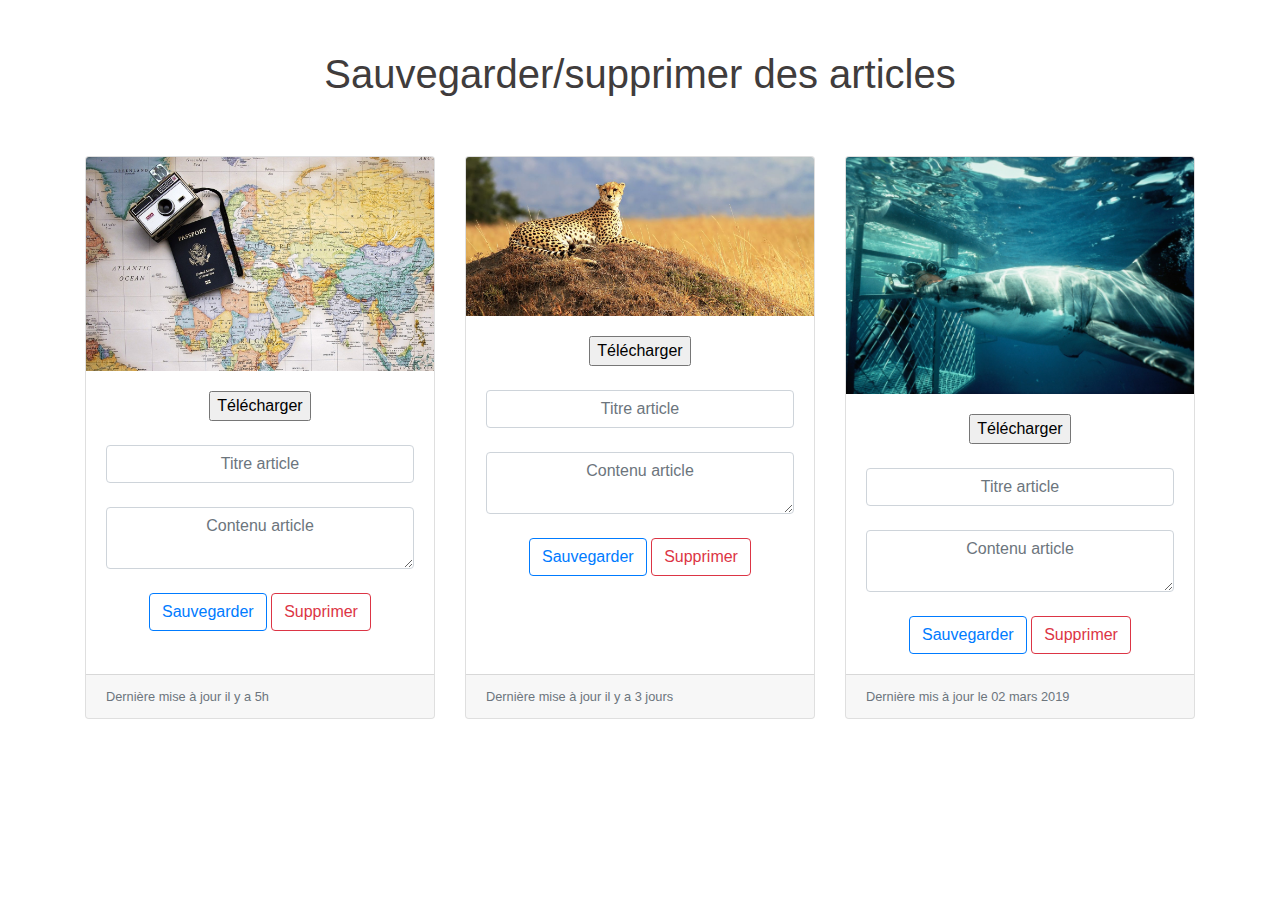
<file: admin-articles.html>
<!--DOCTYPE-->

<html>

<head>
    
    <title>site photo</title>
    <meta charset="utf-8">
    <meta name="viewport" content="width=width-device, initial=1">
    
    <!--fonts-->
    
    <!--icons-->
    
    <!--styles-->
    <link rel="stylesheet" href="https://stackpath.bootstrapcdn.com/bootstrap/4.3.1/css/bootstrap.min.css" integrity="sha384-ggOyR0iXCbMQv3Xipma34MD+dH/1fQ784/j6cY/iJTQUOhcWr7x9JvoRxT2MZw1T" crossorigin="anonymous">
    <link rel="stylesheet" href="ressources/CSS/admin-articles.css">
    
</head>
    
    <body>
        
        <div class="container">
            <div class="row">
                <div class="col-md-12">
                    <h1>Sauvegarder/supprimer des articles</h1>
                </div>
            </div>
        
        <div class="card-deck">
            
            <div class="card">
                <img src="ressources/images/divers/organisation-voyage.jpg" class="card-img-top" alt="to do list">
                    <div class="card-body">
                        <input type="button" value="Télécharger" onclick="window.location='https://www.globe-trotting.com/preparer-voyage--tour-du-monde';">
                            <br>
                        <input type="email" class="form-control" id="exampleInputEmail1" aria-describedby="emailHelp" placeholder="Titre article">
                            <br>
                        <div class="input-group">
                            <textarea class="form-control" aria-label="With textarea" placeholder="Contenu article"></textarea>
                        </div>
                            <br>
                        <div class="btn2">
                            <a href="#" class="btn btn-outline-primary">Sauvegarder</a>
                            <a href="#" class="btn btn-outline-danger">Supprimer</a>
                        </div>
                    </div>
                        <div class="card-footer">
                            <small class="text-muted">Dernière mise à jour il y a 5h</small>
                        </div>    
            </div>
            
            <div class="card">
                <img src="ressources/images/divers/best%20safaris.jpg" class="card-img-top" alt="best safaris">
                    <div class="card-body">
                        <input type="button" value="Télécharger" onclick="window.location='https://www.meltingpotsafaris.com/';">
                            <br>
                        <input type="email" class="form-control" id="exampleInputEmail1" aria-describedby="emailHelp" placeholder="Titre article">
                            <br>
                        <div class="input-group">
                            <textarea class="form-control" aria-label="With textarea" placeholder="Contenu article"></textarea>
                        </div>
                            <br>
                        <div class="btn2">
                            <a href="#" class="btn btn-outline-primary">Sauvegarder</a>
                            <a href="#" class="btn btn-outline-danger">Supprimer</a>
                        </div>
                    </div>
                    <div class="card-footer">
                        <small class="text-muted">Dernière mise à jour il y a 3 jours</small>
                    </div>
            </div>
            
            <div class="card">
                <img src="ressources/images/divers/gansbaii.jpg" class="card-img-top" alt="shark diving">
                    <div class="card-body">
                        <input type="button" value="Télécharger" onclick="window.location='https://whitesharkdivers.co.za/';">
                            <br>
                        <input type="email" class="form-control" id="exampleInputEmail1" aria-describedby="emailHelp" placeholder="Titre article">
                            <br>
                        <div class="input-group">
                            <textarea class="form-control" aria-label="With textarea" placeholder="Contenu article"></textarea>
                        </div>
                            <br>
                        <div class="btn2">
                            <a href="#" class="btn btn-outline-primary">Sauvegarder</a>
                            <a href="#" class="btn btn-outline-danger">Supprimer</a>
                        </div>
                    </div>
                    <div class="card-footer">
                        <small class="text-muted">Dernière mis à jour le 02 mars 2019</small>
                    </div>
            </div>
            
        </div>
            
        </div>
    
    </body>  

</html>
</file>
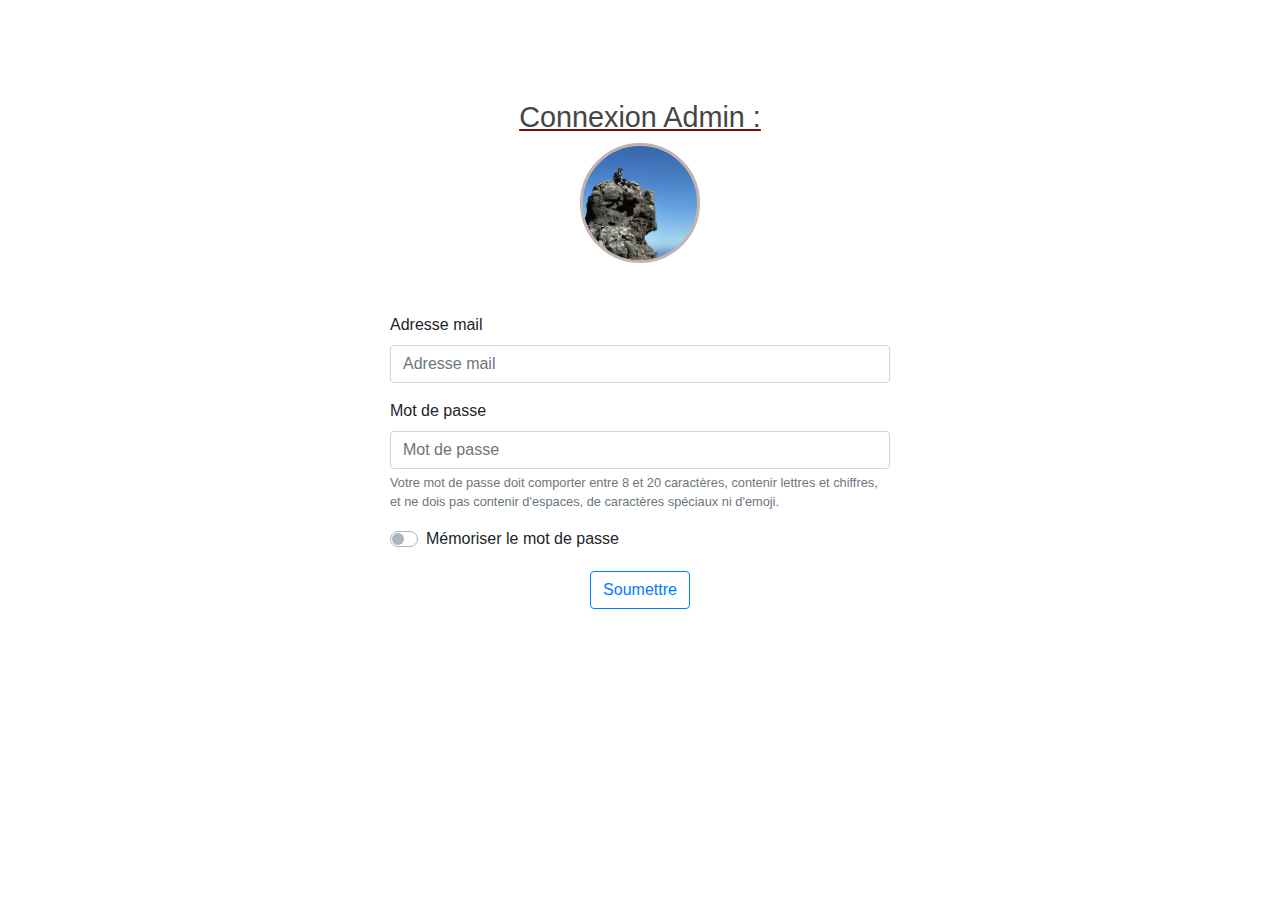
<file: admin-custom-profil.html>
<html>

<head>
    
    <title>site photo</title>
    <meta charset="utf-8">
    <meta name="viewport" content="width=width-device, initial=1">
    
    <!--fonts-->
    
    <!--icons-->
    <link rel="stylesheet" href="https://use.fontawesome.com/releases/v5.7.2/css/all.css" integrity="sha384-fnmOCqbTlWIlj8LyTjo7mOUStjsKC4pOpQbqyi7RrhN7udi9RwhKkMHpvLbHG9Sr" crossorigin="anonymous">
    
    <!--styles-->
    <link rel="stylesheet" href="https://stackpath.bootstrapcdn.com/bootstrap/4.3.1/css/bootstrap.min.css" integrity="sha384-ggOyR0iXCbMQv3Xipma34MD+dH/1fQ784/j6cY/iJTQUOhcWr7x9JvoRxT2MZw1T" crossorigin="anonymous">
    <link rel="stylesheet" href="ressources/CSS/admin-custom-profil.css">
    
</head>
    
<body>
    
    <header>
        
        <div class="container">
            <div class="row">
                <div class="col-md-12">
                    <h1> Connexion Admin :</h1>
                    <div class="profil">
                        <div class="profil_holder" style="background-image: url(ressources/images/divers/profil.jpg)">
                        <i class="fas fa-pen"></i>
                        </div>
                    </div>
                </div>
            </div>
        </div>
    
        <form>
            <div class="form-group-control">
                <div class="form-group">
                    <label for="exampleInputEmail1">Adresse mail</label>
                    <input type="email" class="form-control" id="exampleInputEmail1" aria-describedby="emailHelp" placeholder="Adresse mail">
                </div>
        
                <div class="form-group">
                    <label for="exampleInputPassword1">Mot de passe</label>
                    <input type="password" class="form-control" id="exampleInputPassword1" placeholder="Mot de passe">
                    <small id="passwordHelpBlock" class="form-text text-muted">
                    Votre mot de passe doit comporter entre 8 et 20 caractères, contenir lettres et chiffres, et ne dois pas contenir d'espaces, de caractères spéciaux ni d'emoji.
                    </small>
                </div>
        
                <div class="custom-control custom-switch">
                    <input type="checkbox" class="custom-control-input" id="customSwitch1">
                    <label class="custom-control-label" for="customSwitch1">Mémoriser le mot de passe</label>
                </div>
            </div>
                <div class="button">
                    <a href="admin-profil.html" class="btn btn-outline-primary">Soumettre</a>
                </div>
        </form>
                        
    </header>

</body>

</html>
</file>
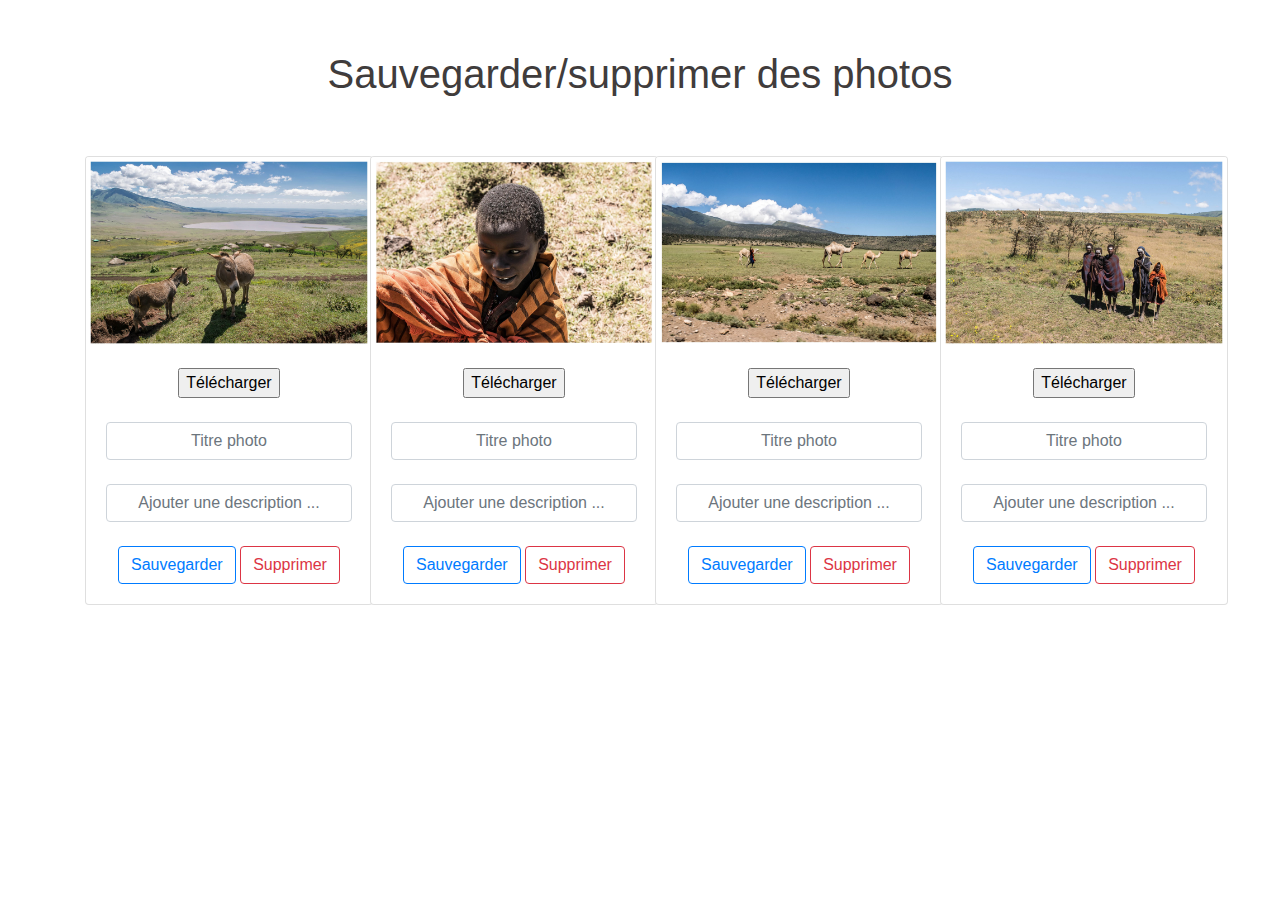
<file: admin-photos.html>
<!--DOCTYPE-->

<html>

<head>
    
    <title>site photo</title>
    <meta charset="utf-8">
    <meta name="viewport" content="width=width-device, initial=1">
    
    <!--fonts-->
    
    <!--icons-->
    
    <!--styles-->
    <link rel="stylesheet" href="https://stackpath.bootstrapcdn.com/bootstrap/4.3.1/css/bootstrap.min.css" integrity="sha384-ggOyR0iXCbMQv3Xipma34MD+dH/1fQ784/j6cY/iJTQUOhcWr7x9JvoRxT2MZw1T" crossorigin="anonymous">
    <link rel="stylesheet" href="ressources/CSS/admin-photos.css">
    
</head>
    
    <body>
        
        <div class="container">
            <div class="row">
                <div class="col-md-12">
                    <h1>Sauvegarder/supprimer des photos</h1>
                </div>
            </div>
            
            <div class="row">
                <div class="col-md-3">
                    <div class="card" style="width: 18rem;">
                        <img src="ressources/images/divers/2.jpg" class="card-img-top" alt="landscape1">
                            <div class="card-body">
                                <input type="button" value="Télécharger" onclick="window.location='http://......./fichier.zip';">
                                    <br>
                                <input type="email" class="form-control" id="exampleInputEmail1" aria-describedby="emailHelp" placeholder="Titre photo">
                                    <br>
                                <input type="email" class="form-control" id="exampleInputEmail1" aria-describedby="emailHelp" placeholder="Ajouter une description ...">
                                    <br>
                                <div class="btn2">
                                <a href="#" class="btn btn-outline-primary">Sauvegarder</a>
                                <a href="#" class="btn btn-outline-danger">Supprimer</a>
                                </div>
                            </div>
                    </div>
                </div>
                
                <div class="col-md-3">
                    <div class="card" style="width: 18rem;">
                        <img src="ressources/images/divers/1.jpg" class="card-img-top" alt="child">
                            <div class="card-body">
                                <input type="button" value="Télécharger" onclick="window.location='http://......./fichier.zip';">
                                    <br>
                                <input type="email" class="form-control" id="exampleInputEmail1" aria-describedby="emailHelp" placeholder="Titre photo">
                                    <br>
                                <input type="email" class="form-control" id="exampleInputEmail1" aria-describedby="emailHelp" placeholder="Ajouter une description ...">
                                    <br>
                                <div class="btn2">
                                <a href="#" class="btn btn-outline-primary">Sauvegarder</a>
                                <a href="#" class="btn btn-outline-danger">Supprimer</a>
                                </div>
                            </div>
                    </div>
                </div>
                
                <div class="col-md-3">
                    <div class="card" style="width: 18rem;">
                        <img src="ressources/images/divers/3.jpg" class="card-img-top" alt="landscape2">
                            <div class="card-body">
                                <input type="button" value="Télécharger" onclick="window.location='http://......./fichier.zip';">
                                    <br>
                                <input type="email" class="form-control" id="exampleInputEmail1" aria-describedby="emailHelp" placeholder="Titre photo">
                                    <br>
                                <input type="email" class="form-control" id="exampleInputEmail1" aria-describedby="emailHelp" placeholder="Ajouter une description ...">
                                    <br>
                                <div class="btn2">
                                <a href="#" class="btn btn-outline-primary">Sauvegarder</a>
                                <a href="#" class="btn btn-outline-danger">Supprimer</a>
                                </div>    
                            </div>
                    </div>
                </div>
                
                <div class="col-md-3">
                    <div class="card" style="width: 18rem;">
                        <img src="ressources/images/divers/4.jpg" class="card-img-top" alt="children">
                            <div class="card-body">
                                <input type="button" value="Télécharger" onclick="window.location='http://......./fichier.zip';">
                                    <br>
                                <input type="email" class="form-control" id="exampleInputEmail1" aria-describedby="emailHelp" placeholder="Titre photo">
                                    <br>
                                <input type="email" class="form-control" id="exampleInputEmail1" aria-describedby="emailHelp" placeholder="Ajouter une description ...">
                                    <br>
                                <div class="btn2">
                                <a href="#" class="btn btn-outline-primary">Sauvegarder</a>
                                <a href="#" class="btn btn-outline-danger">Supprimer</a>
                                </div>
                            </div>
                    </div>
                </div>
                
            </div>
        </div>
        
    </body>  
    
</html>
</file>
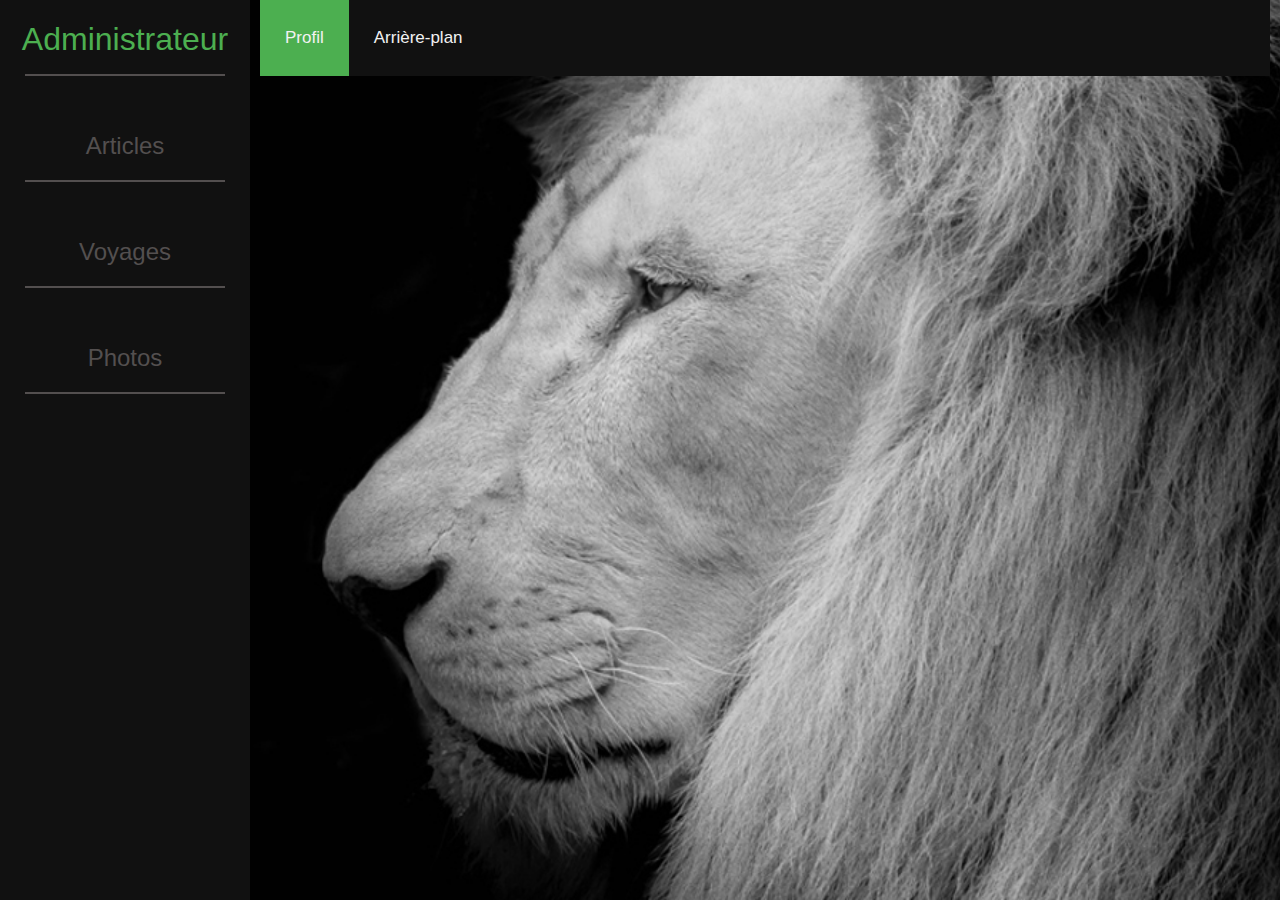
<file: admin-profil.html>
<!--DOCTYPE-->

<html>

<head>
    
    <title>site photo</title>
    <meta charset="utf-8">
    <meta name="viewport" content="width=width-device, initial=1">
    
    <!--fonts-->
    
    <!--icons-->
    <link rel="stylesheet" href="https://use.fontawesome.com/releases/v5.7.2/css/all.css" integrity="sha384-fnmOCqbTlWIlj8LyTjo7mOUStjsKC4pOpQbqyi7RrhN7udi9RwhKkMHpvLbHG9Sr" crossorigin="anonymous">
    
    <!--styles-->
    <link rel="stylesheet" href="https://stackpath.bootstrapcdn.com/bootstrap/4.3.1/css/bootstrap.min.css" integrity="sha384-ggOyR0iXCbMQv3Xipma34MD+dH/1fQ784/j6cY/iJTQUOhcWr7x9JvoRxT2MZw1T" crossorigin="anonymous">
    <link rel="stylesheet" href="ressources/CSS/admin-profil.css">
    <link rel="stylesheet" href="https://cdnjs.cloudflare.com/ajax/libs/font-awesome/4.7.0/css/font-awesome.min.css">
    
</head>
    
    <body>
        
    <!--SIDE NAVIGATION-->   

            <div class="sidebar">
                <div class="title-sidebar">
                    <h1>Administrateur</h1>
                    <hr class="siddebar-divider">
                </div>
                
                <div class="subtitle-sidebar">
                    <div>
                        <a href="admin-articles.html" style="text-decoration: none">
                        <p><i class="far fa-edit"></i><br>Articles</p>
                        </a>
                    </div>
                
                        <hr class="siddebar-divider">
                
                    <div>
                        <a href="admin-voyages.html" style="text-decoration: none">
                        <p><i class="fas fa-plane"></i><br>Voyages</p>
                        </a>
                    </div>
                
                        <hr class="siddebar-divider">
                
                    <div>
                        <a href="admin-photos.html" style="text-decoration: none">
                        <p><i class="fas fa-camera"></i><br>Photos</p>
                        </a>
                    </div>
                
                        <hr class="siddebar-divider">
                </div>
            </div>
        
        <!--PAGE CONTENT-->
        
        <!--responsive topnav-->
        
        <div class="main">
           <div class="topnav" id="myTopnav">
                <a href="admin-custom-profil.html" class="active">Profil</a>
                <a href="ressources/images/images-afs">Arrière-plan</a>
                <a href="javascript:void(0);" class="icon" onclick="myFunction()">
                    <i class="fa fa-bars"></i>
                </a>
            </div>
        
        </div>
    
    </body>
    
</html>
</file>
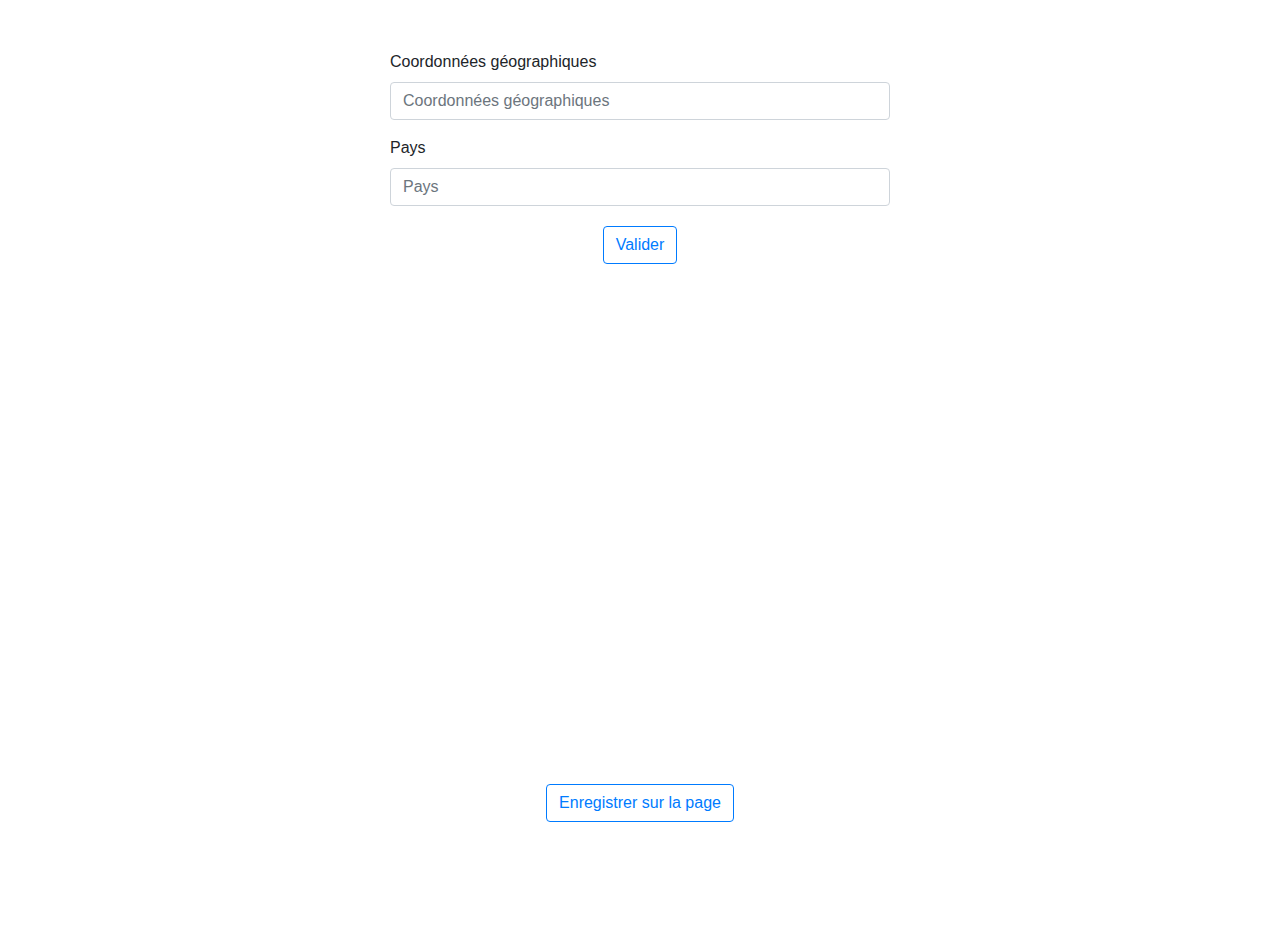
<file: admin-voyages.html>
<!--DOCTYPE-->

<html>

<head>
    
    <title>site photo</title>
    <meta charset="utf-8">
    <meta name="viewport" content="width=width-device, initial=1">
    
    <!--fonts-->
    
    <!--icons-->
    
    <!--styles-->
    <link rel="stylesheet" href="https://stackpath.bootstrapcdn.com/bootstrap/4.3.1/css/bootstrap.min.css" integrity="sha384-ggOyR0iXCbMQv3Xipma34MD+dH/1fQ784/j6cY/iJTQUOhcWr7x9JvoRxT2MZw1T" crossorigin="anonymous">
    <link rel="stylesheet" href="ressources/CSS/admin-voyages.css">
    
</head>
    
    <body>
        
        <header>
            
            <form>
                <div class="form-group-control">
                    <div class="form-group">
                        <label for="exampleInputEmail1">Coordonnées géographiques</label>
                        <input type="email" class="form-control" id="exampleInputEmail1" aria-describedby="emailHelp" placeholder="Coordonnées géographiques">
                    </div>
        
                    <div class="form-group">
                        <label for="exampleInputEmail1">Pays</label>
                        <input type="email" class="form-control" id="exampleInputEmail1" aria-describedby="emailHelp" placeholder="Pays">
                    </div>
                </div>
                <div class="button">
                    <a href="admin-profil.html" class="btn btn-outline-primary">Valider</a>
                </div>
            </form>
            
            <section>
                <div class="container">
                    <div class="row">
                        <div class="col-md-12">
                            <iframe src="https://www.google.com/maps/embed?pb=" width="600" height="450" frameborder="0" style="border:0" allowfullscreen></iframe>
                        </div>
                    </div>
                </div>
                
                    <div class="row">
                        <div class="col-md-12">
                            <div class="button">
                                <a href="admin-profil.html" class="btn btn-outline-primary">Enregistrer sur la page</a>
                            </div>
                        </div>
                    </div>
            </section>
        
        </header>
        
        
        
        
        
        
        
    </body>   
        
</html>
</file>
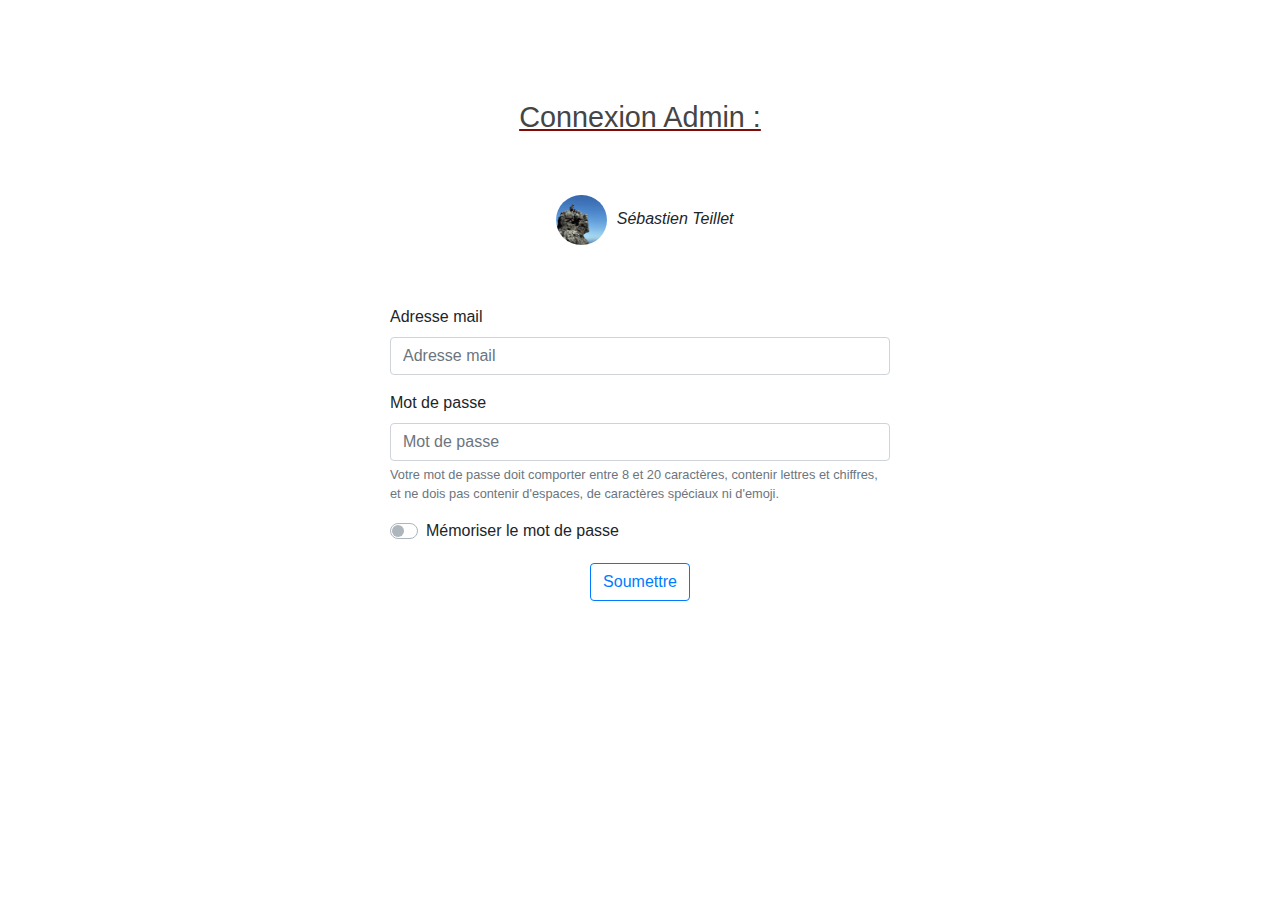
<file: admin.html>
<!--DOCTYPE-->

<html>

<head>
    
    <title>site photo</title>
    <meta charset="utf-8">
    <meta name="viewport" content="width=width-device, initial=1">
    
    <!--fonts-->
    
    <!--icons-->
    
    <!--styles-->
    <link rel="stylesheet" href="https://stackpath.bootstrapcdn.com/bootstrap/4.3.1/css/bootstrap.min.css" integrity="sha384-ggOyR0iXCbMQv3Xipma34MD+dH/1fQ784/j6cY/iJTQUOhcWr7x9JvoRxT2MZw1T" crossorigin="anonymous">
    <link rel="stylesheet" href="ressources/CSS/admin.css">
    
</head>
    
<body>
    
    <header>
        
        <div class="container">
            <div class="row">
                <div class="col-md-12">
                    <h1> Connexion Admin :</h1>
                    <div class="profil">
                        <cite><img src="ressources/images/divers/profil.jpg" alt="profil">Sébastien Teillet</cite>
                    </div>
                </div>
            </div>
        </div>
    
        <form>
            <div class="form-group-control">
                <div class="form-group">
                    <label for="exampleInputEmail1">Adresse mail</label>
                    <input type="email" class="form-control" id="exampleInputEmail1" aria-describedby="emailHelp" placeholder="Adresse mail">
                </div>
        
                <div class="form-group">
                    <label for="exampleInputPassword1">Mot de passe</label>
                    <input type="password" class="form-control" id="exampleInputPassword1" placeholder="Mot de passe">
                    <small id="passwordHelpBlock" class="form-text text-muted">
                    Votre mot de passe doit comporter entre 8 et 20 caractères, contenir lettres et chiffres, et ne dois pas contenir d'espaces, de caractères spéciaux ni d'emoji.
                    </small>
                </div>
        
                <div class="custom-control custom-switch">
                    <input type="checkbox" class="custom-control-input" id="customSwitch1">
                    <label class="custom-control-label" for="customSwitch1">Mémoriser le mot de passe</label>
                </div>
            </div>
                <div class="button">
                    <a href="admin-profil.html" class="btn btn-outline-primary">Soumettre</a>
                </div>
        </form>
                        
    </header>

</body>

</html>
</file>
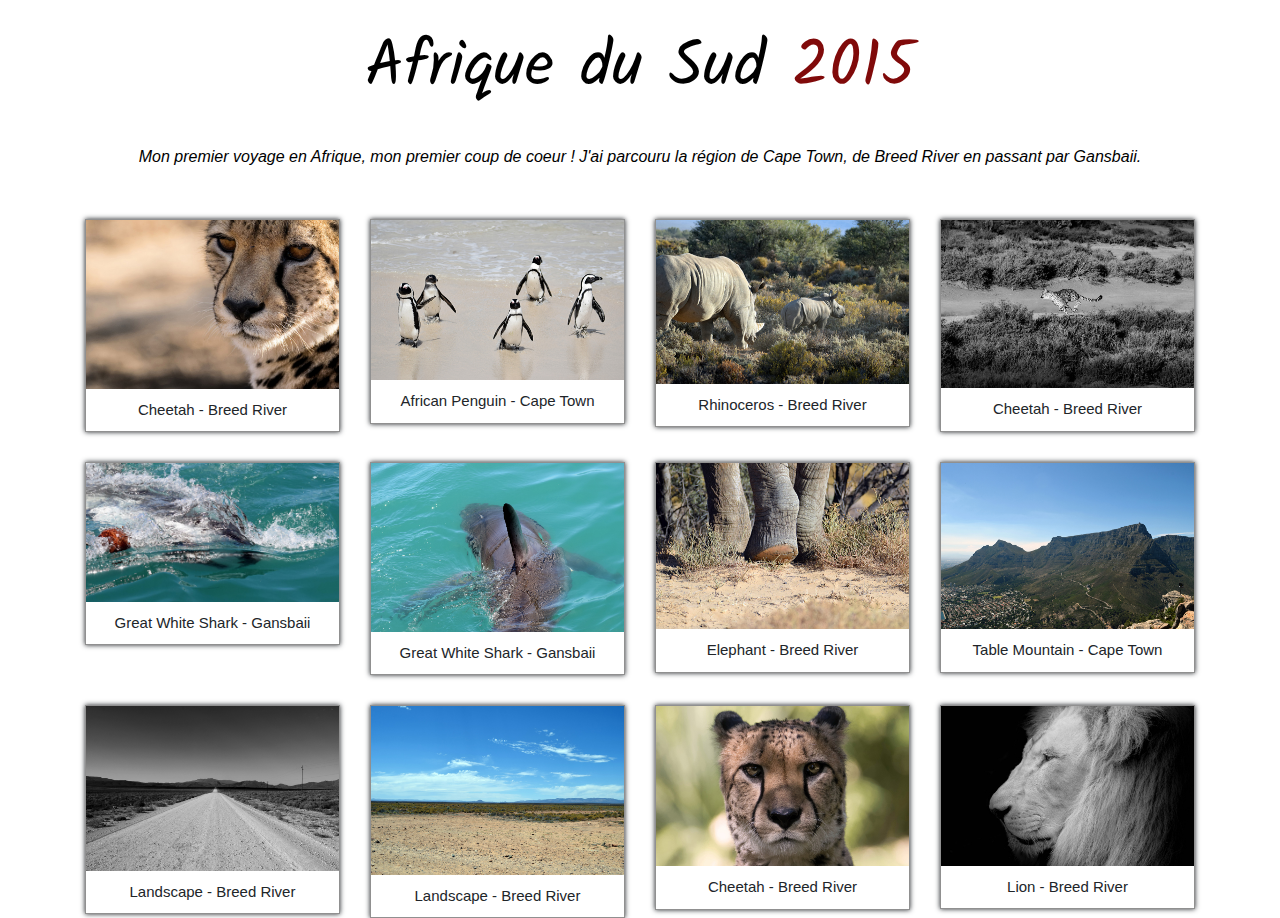
<file: portfolio-afs.html>
<!DOCTYPE html>

<html>
    
<head>
    
    <title>portfolio afs</title>
    <meta charset="utf-8">
    <meta name="viewport" content="width=device-width, initial-scale=1">
    
    <!--fonts-->
    <link href="https://fonts.googleapis.com/css?family=Kalam:300,400,700" rel="stylesheet">
    
    <!--icons-->
    
    <!--styles-->
    <link rel="stylesheet" href="https://stackpath.bootstrapcdn.com/bootstrap/4.3.1/css/bootstrap.min.css" integrity="sha384-ggOyR0iXCbMQv3Xipma34MD+dH/1fQ784/j6cY/iJTQUOhcWr7x9JvoRxT2MZw1T" crossorigin="anonymous">
    <link rel="stylesheet" href="ressources/CSS/portfolio-afs.css">

</head>

<body>
    
<!--HEADER-->
    
    <header>
        
        <div class="container">
            <div class="row">
                <div class="col-md-12">
                    <h1>Afrique du Sud <span>2015</span></h1>
                    <p>Mon premier voyage en Afrique, mon premier coup de coeur ! J'ai parcouru la région de Cape Town, de Breed River en passant par Gansbaii.</p>
                </div>
            </div>
        </div>
        
    </header>
        
<!--IMAGE GALLERY-->
        
        <section>
            
            <div class="container">
                
                <!--gallery 1-->
                
                <div class="row">
                    <div class="col-md-3">
                        <div class="gallery">
                            <a href="ressources/images/images-afs/C.jpg" onClick="javascript:window.history.go(-1)">
                            <img src="ressources/images/images-afs/C.jpg" alt="cheetah1">
                            </a>
                            <div class="description">Cheetah - Breed River</div>
                        </div>   
                    </div>
                
                    <div class="col-md-3">
                        <div class="gallery">
                            <a href="ressources/images/images-afs/DSC_0169_1.jpg" onClick="javascript:window.history.go(-1)">
                            <img src="ressources/images/images-afs/DSC_0169_1.jpg" alt="penguin">
                            </a>
                            <div class="description">African Penguin - Cape Town</div>
                         </div>   
                    </div>
                
                    <div class="col-md-3">
                        <div class="gallery">
                            <a href="ressources/images/images-afs/DSC_0291.JPG" onClick="javascript:window.history.go(-1)">
                            <img src="ressources/images/images-afs/DSC_0291.JPG" alt="rhinos">
                            </a>
                            <div class="description">Rhinoceros - Breed River</div>
                         </div>   
                    </div>
                
                    <div class="col-md-3">
                        <div class="gallery">
                            <a href="ressources/images/images-afs/DSC_0378.jpg" onClick="javascript:window.history.go(-1)">
                            <img src="ressources/images/images-afs/DSC_0378.jpg" alt="cheetah2">
                            </a>
                            <div class="description">Cheetah - Breed River</div>
                        </div>    
                    </div>
                </div>
                
                <!--gallery 2-->
                
                <div class="row">
                    <div class="col-md-3">
                        <div class="gallery">
                            <a href="ressources/images/images-afs/DSC_0455_3.jpg" onClick="javascript:window.history.go(-1)">
                            <img src="ressources/images/images-afs/DSC_0455_3.jpg" alt="shark">
                            </a>
                            <div class="description">Great White Shark - Gansbaii</div>
                        </div>
                    </div>
                    
                    <div class="col-md-3">
                        <div class="gallery">
                            <a href="ressources/images/images-afs/DSC_0441.JPG" onClick="javascript:window.history.go(-1)">
                            <img src="ressources/images/images-afs/DSC_0441.JPG" alt="shark">
                            </a>
                            <div class="description">Great White Shark - Gansbaii</div>
                        </div>
                    </div>
                    
                    <div class="col-md-3">
                        <div class="gallery">
                            <a href="ressources/images/images-afs/DSC_0629.JPG" onClick="javascript:window.history.go(-1)">
                            <img src="ressources/images/images-afs/DSC_0629.JPG" alt="elephant">
                            </a>
                            <div class="description">Elephant - Breed River</div>
                        </div>
                    </div>
                    
                    <div class="col-md-3">
                        <div class="gallery">
                            <a href="ressources/images/images-afs/DSC_0965_a.jpg" onClick="javascript:window.history.go(-1)">
                            <img src="ressources/images/images-afs/DSC_0965_a.jpg" alt="table mountain">
                            </a>
                            <div class="description">Table Mountain - Cape Town</div>
                        </div>
                    </div>
                </div>
                    
                <!--gallery 3-->
                    
                <div class="row">
                    <div class="col-md-3">
                        <div class="gallery">
                            <a href="ressources/images/images-afs/DSC_1137_a.jpg" onClick="javascript:window.history.go(-1)">
                            <img src="ressources/images/images-afs/DSC_1137_a.jpg" alt="landscape1">
                            </a>
                            <div class="description">Landscape - Breed River</div>
                        </div>
                    </div>
                        
                     <div class="col-md-3">
                        <div class="gallery">
                            <a href="ressources/images/images-afs/DSC_1191.JPG" onClick="javascript:window.history.go(-1)">
                            <img src="ressources/images/images-afs/DSC_1191.JPG" alt="landscape2">
                            </a>
                            <div class="description">Landscape - Breed River</div>
                        </div>
                    </div>
                        
                    <div class="col-md-3">
                        <div class="gallery">
                            <a href="ressources/images/images-afs/J.jpg" onClick="javascript:window.history.go(-1)">
                            <img src="ressources/images/images-afs/J.jpg" alt="cheetah3">
                            </a>
                            <div class="description">Cheetah - Breed River</div>
                        </div>
                    </div>
                        
                    <div class="col-md-3">
                        <div class="gallery">
                            <a href="ressources/images/images-afs/K.jpg" onClick="javascript:window.history.go(-1)">
                            <img src="ressources/images/images-afs/K.jpg" alt="lion">
                            </a>
                            <div class="description">Lion - Breed River</div>
                        </div>
                    </div>
                </div>
                
            </div>
            
        </section>
    
</body>
    
</html>
</file>
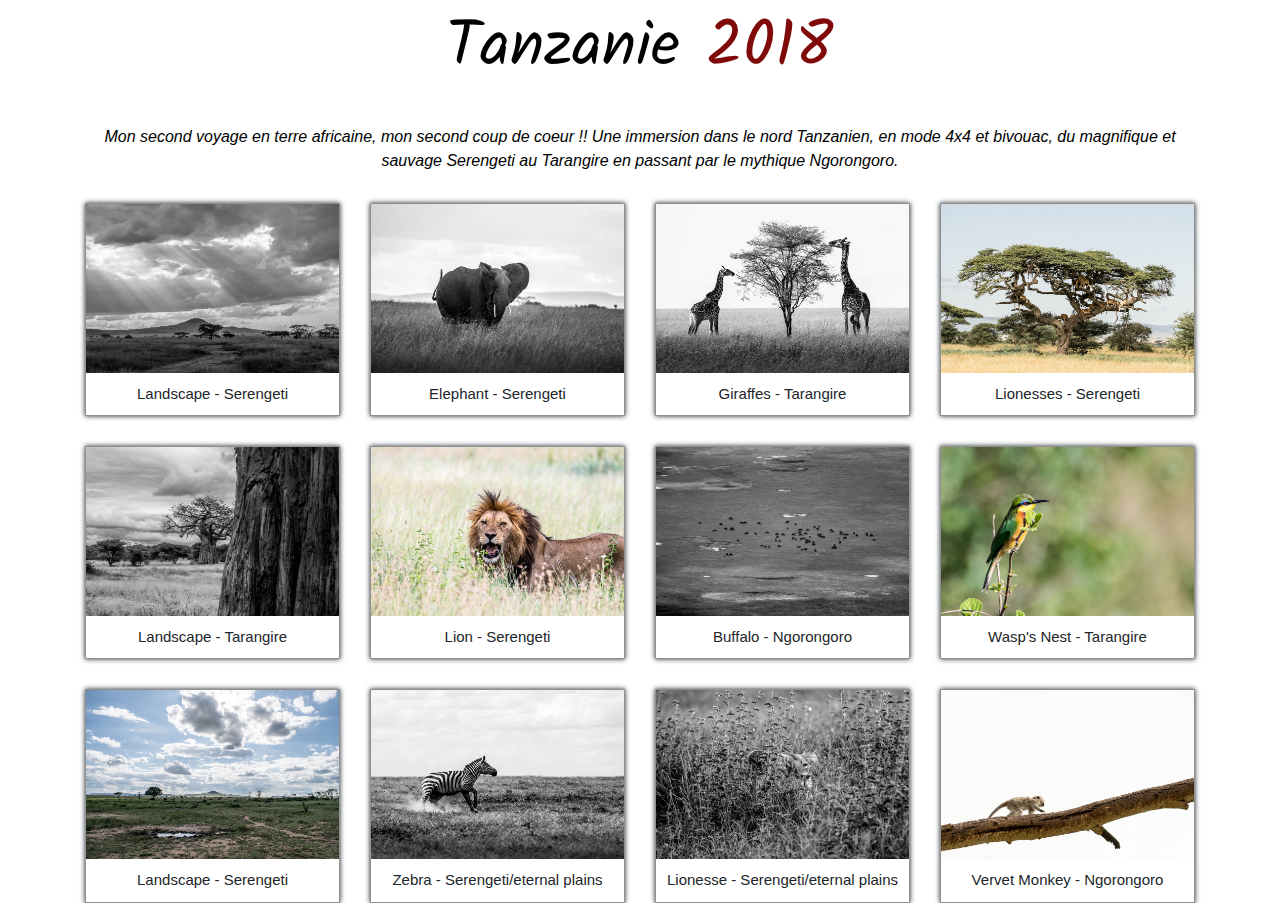
<file: portfolio-tzn.html>
<!DOCTYPE html>

<html>
    
<head>
    
    <title>portfolio tzn</title>
    <meta charset="utf-8">
    <meta name="viewport" content="width=device-width, initial-scale=1">
    
    <!--fonts-->
    <link href="https://fonts.googleapis.com/css?family=Kalam:300,400,700" rel="stylesheet">
    
    <!--icons-->
    
    <!--styles-->
    <link rel="stylesheet" href="https://stackpath.bootstrapcdn.com/bootstrap/4.3.1/css/bootstrap.min.css" integrity="sha384-ggOyR0iXCbMQv3Xipma34MD+dH/1fQ784/j6cY/iJTQUOhcWr7x9JvoRxT2MZw1T" crossorigin="anonymous">
    <link rel="stylesheet" href="ressources/CSS/portfolio-tzn.css">

</head>
    
<body>

 <!--HEADER-->
    
    <header>
        
        <div class="container">
            <div class="row">
                <div class="col-md-12">
                    <h1>Tanzanie <span>2018</span></h1>
                    <p>Mon second voyage en terre africaine, mon second coup de coeur !! Une immersion dans le nord Tanzanien, en mode 4x4 et bivouac, du magnifique et sauvage Serengeti au Tarangire en passant par le mythique Ngorongoro.</p>
                </div>
            </div>
        </div>
        
    </header>
        
<!--IMAGE GALLERY-->
        
        <section>
            
            <div class="container">
                
                <!--gallery 1-->
                
                <div class="row">
                    <div class="col-md-3">
                        <div class="gallery">
                            <a href="ressources/images/images-tzn/DSC_0034.jpg" onClick="javascript:window.history.go(-1)">
                            <img src="ressources/images/images-tzn/DSC_0034.jpg" alt="landscape1">
                            </a>
                            <div class="description">Landscape - Serengeti</div>
                        </div>   
                    </div>
                
                    <div class="col-md-3">
                        <div class="gallery">
                            <a href="ressources/images/images-tzn/DSC_0180.jpg" onClick="javascript:window.history.go(-1)">
                            <img src="ressources/images/images-tzn/DSC_0180.jpg" alt="elephant">
                            </a>
                            <div class="description">Elephant - Serengeti</div>
                         </div>   
                    </div>
                
                    <div class="col-md-3">
                        <div class="gallery">
                            <a href="ressources/images/images-tzn/DSC_0234.jpg" onClick="javascript:window.history.go(-1)">
                            <img src="ressources/images/images-tzn/DSC_0234.jpg" alt="giraffes">
                            </a>
                            <div class="description">Giraffes - Tarangire</div>
                         </div>   
                    </div>
                
                    <div class="col-md-3">
                        <div class="gallery">
                            <a href="ressources/images/images-tzn/DSC_0284.jpg" onClick="javascript:window.history.go(-1)">
                            <img src="ressources/images/images-tzn/DSC_0284.jpg" alt="lionesse1">
                            </a>
                            <div class="description">Lionesses - Serengeti</div>
                        </div>    
                    </div>
                </div>
                
                <!--gallery 2-->
                
                <div class="row">
                    <div class="col-md-3">
                        <div class="gallery">
                            <a href="ressources/images/images-tzn/DSC_0317.jpg" onClick="javascript:window.history.go(-1)">
                            <img src="ressources/images/images-tzn/DSC_0317.jpg" alt="landscape2">
                            </a>
                            <div class="description">Landscape - Tarangire</div>
                        </div>
                    </div>
                    
                    <div class="col-md-3">
                        <div class="gallery">
                            <a href="ressources/images/images-tzn/DSC_0507.jpg" onClick="javascript:window.history.go(-1)">
                            <img src="ressources/images/images-tzn/DSC_0507.jpg" alt="lion">
                            </a>
                            <div class="description">Lion - Serengeti</div>
                        </div>
                    </div>
                    
                    <div class="col-md-3">
                        <div class="gallery">
                            <a href="ressources/images/images-tzn/DSC_0698.jpg" onClick="javascript:window.history.go(-1)">
                            <img src="ressources/images/images-tzn/DSC_0698.jpg" alt="buffalo">
                            </a>
                            <div class="description">Buffalo - Ngorongoro</div>
                        </div>
                    </div>
                    
                    <div class="col-md-3">
                        <div class="gallery">
                            <a href="ressources/images/images-tzn/DSC_0820.jpg" onClick="javascript:window.history.go(-1)">
                            <img src="ressources/images/images-tzn/DSC_0820.jpg" alt="wasp's nest">
                            </a>
                            <div class="description">Wasp's Nest - Tarangire</div>
                        </div>
                    </div>
                </div>
                    
                <!--gallery 3-->
                    
                <div class="row">
                    <div class="col-md-3">
                        <div class="gallery">
                            <a href="ressources/images/images-tzn/DSC_0838.jpg" onClick="javascript:window.history.go(-1)">
                            <img src="ressources/images/images-tzn/DSC_0838.jpg" alt="landscape3">
                            </a>
                            <div class="description">Landscape - Serengeti</div>
                        </div>
                    </div>
                        
                     <div class="col-md-3">
                        <div class="gallery">
                            <a href="ressources/images/images-tzn/DSC_0951.jpg" onClick="javascript:window.history.go(-1)">
                            <img src="ressources/images/images-tzn/DSC_0951.jpg" alt="zebra">
                            </a>
                            <div class="description">Zebra - Serengeti/eternal plains</div>
                        </div>
                    </div>
                        
                    <div class="col-md-3">
                        <div class="gallery">
                            <a href="ressources/images/images-tzn/DSC_1004.jpg" onClick="javascript:window.history.go(-1)">
                            <img src="ressources/images/images-tzn/DSC_1004.jpg" alt="lionesse2">
                            </a>
                            <div class="description">Lionesse - Serengeti/eternal plains</div>
                        </div>
                    </div>
                        
                    <div class="col-md-3">
                        <div class="gallery">
                            <a href="ressources/images/images-tzn/DSC_1147.jpg" onClick="javascript:window.history.go(-1)">
                            <img src="ressources/images/images-tzn/DSC_1147.jpg" alt="vervet monkey">
                            </a>
                            <div class="description">Vervet Monkey - Ngorongoro</div>
                        </div>
                    </div>
                </div>
                
            </div>
            
        </section>
    
</body>
    
</html>
</file>
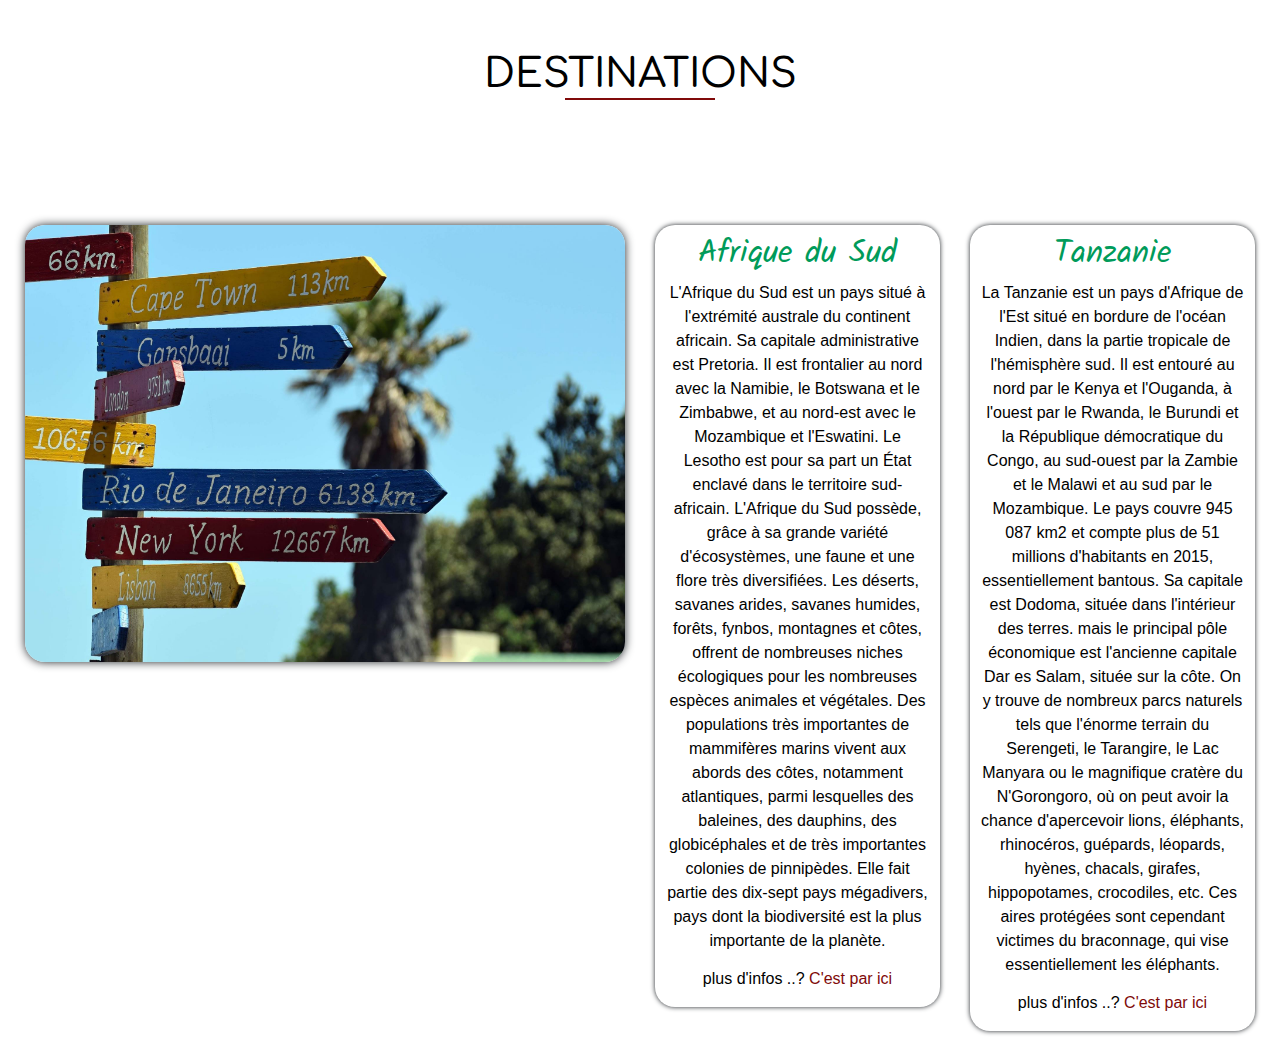
<file: presentation-destination.html>
<!DOCTYPE html>

<html>
    
    <head>
    
        <title>presentation destination</title>
        <meta charset="utf-8">
        <meta name="viewport" content="width=device-width, initial-scale=1">
    
        <!--fonts-->
        <link href="https://fonts.googleapis.com/css?family=Kalam:300,400,700" rel="stylesheet">
        <link href="https://fonts.googleapis.com/css?family=Comfortaa:300,400,700" rel="stylesheet">
        
        <!--styles-->
        <link rel="stylesheet" href="https://stackpath.bootstrapcdn.com/bootstrap/4.3.1/css/bootstrap.min.css" integrity="sha384-ggOyR0iXCbMQv3Xipma34MD+dH/1fQ784/j6cY/iJTQUOhcWr7x9JvoRxT2MZw1T" crossorigin="anonymous">
        <link rel="stylesheet" href="ressources/CSS/presentation-destination.css">
   
    </head>
    
    <body>
        
<!--HEADER-->
        
        <header>
            
            <div class="container">
                <div class="row">
                    <div class="col-md-12">
                        <h1>DESTINATIONS</h1>
                    </div>
                </div>
            </div>
                
               
            <!--articles-->
            <div class="articles">
                <div class="row">
                    <div class="col-md-6">
                        <img src="ressources/images/divers/tanzanie.jpg" alt="panneaux" class="photo-img">
                        <br>
                        <br>
                    </div>
                     
                    <div class="col-md-3">
                        <div class="article-afs">
                            <h2>Afrique du Sud</h2>
                            <p>L'Afrique du Sud est un pays situé à l'extrémité australe du continent africain. Sa capitale administrative est Pretoria. Il est frontalier au nord avec la Namibie, le Botswana et le Zimbabwe, et au nord-est avec le Mozambique et l'Eswatini. Le Lesotho est pour sa part un État enclavé dans le territoire sud-africain. L'Afrique du Sud possède, grâce à sa grande variété d'écosystèmes, une faune et une flore très diversifiées. Les déserts, savanes arides, savanes humides, forêts, fynbos, montagnes et côtes, offrent de nombreuses niches écologiques pour les nombreuses espèces animales et végétales. Des populations très importantes de mammifères marins vivent aux abords des côtes, notamment atlantiques, parmi lesquelles des baleines, des dauphins, des globicéphales et de très importantes colonies de pinnipèdes. Elle fait partie des dix-sept pays mégadivers, pays dont la biodiversité est la plus importante de la planète.</p>
                            <h3>plus d'infos ..? <a href="https://fr.wikipedia.org/wiki/Afrique_du_Sud"><span>C'est par ici</span></a></h3>
                        </div>
                        <br>
                    </div>
                
                    <div class="col-md-3">
                        <div class="article-tzn">
                            <h2>Tanzanie</h2>
                            <p>La Tanzanie est un pays d'Afrique de l'Est situé en bordure de l'océan Indien, dans la partie tropicale de l'hémisphère sud. Il est entouré au nord par le Kenya et l'Ouganda, à l'ouest par le Rwanda, le Burundi et la République démocratique du Congo, au sud-ouest par la Zambie et le Malawi et au sud par le Mozambique. Le pays couvre 945 087 km2 et compte plus de 51 millions d'habitants en 2015, essentiellement bantous. Sa capitale est Dodoma, située dans l'intérieur des terres. mais le principal pôle économique est l'ancienne capitale Dar es Salam, située sur la côte. On y trouve de nombreux parcs naturels tels que l'énorme terrain du Serengeti, le Tarangire, le Lac Manyara ou le magnifique cratère du N'Gorongoro, où on peut avoir la chance d'apercevoir lions, éléphants, rhinocéros, guépards, léopards, hyènes, chacals, girafes, hippopotames, crocodiles, etc. Ces aires protégées sont cependant victimes du braconnage, qui vise essentiellement les éléphants.</p>
                            <h3>plus d'infos ..? <a href="https://fr.wikipedia.org/wiki/Tanzanie"><span>C'est par ici</span></a></h3>
                        </div>  
                    </div>
                </div>
            </div>
           
                  
        </header>        
               
    </body>

</html>
</file>
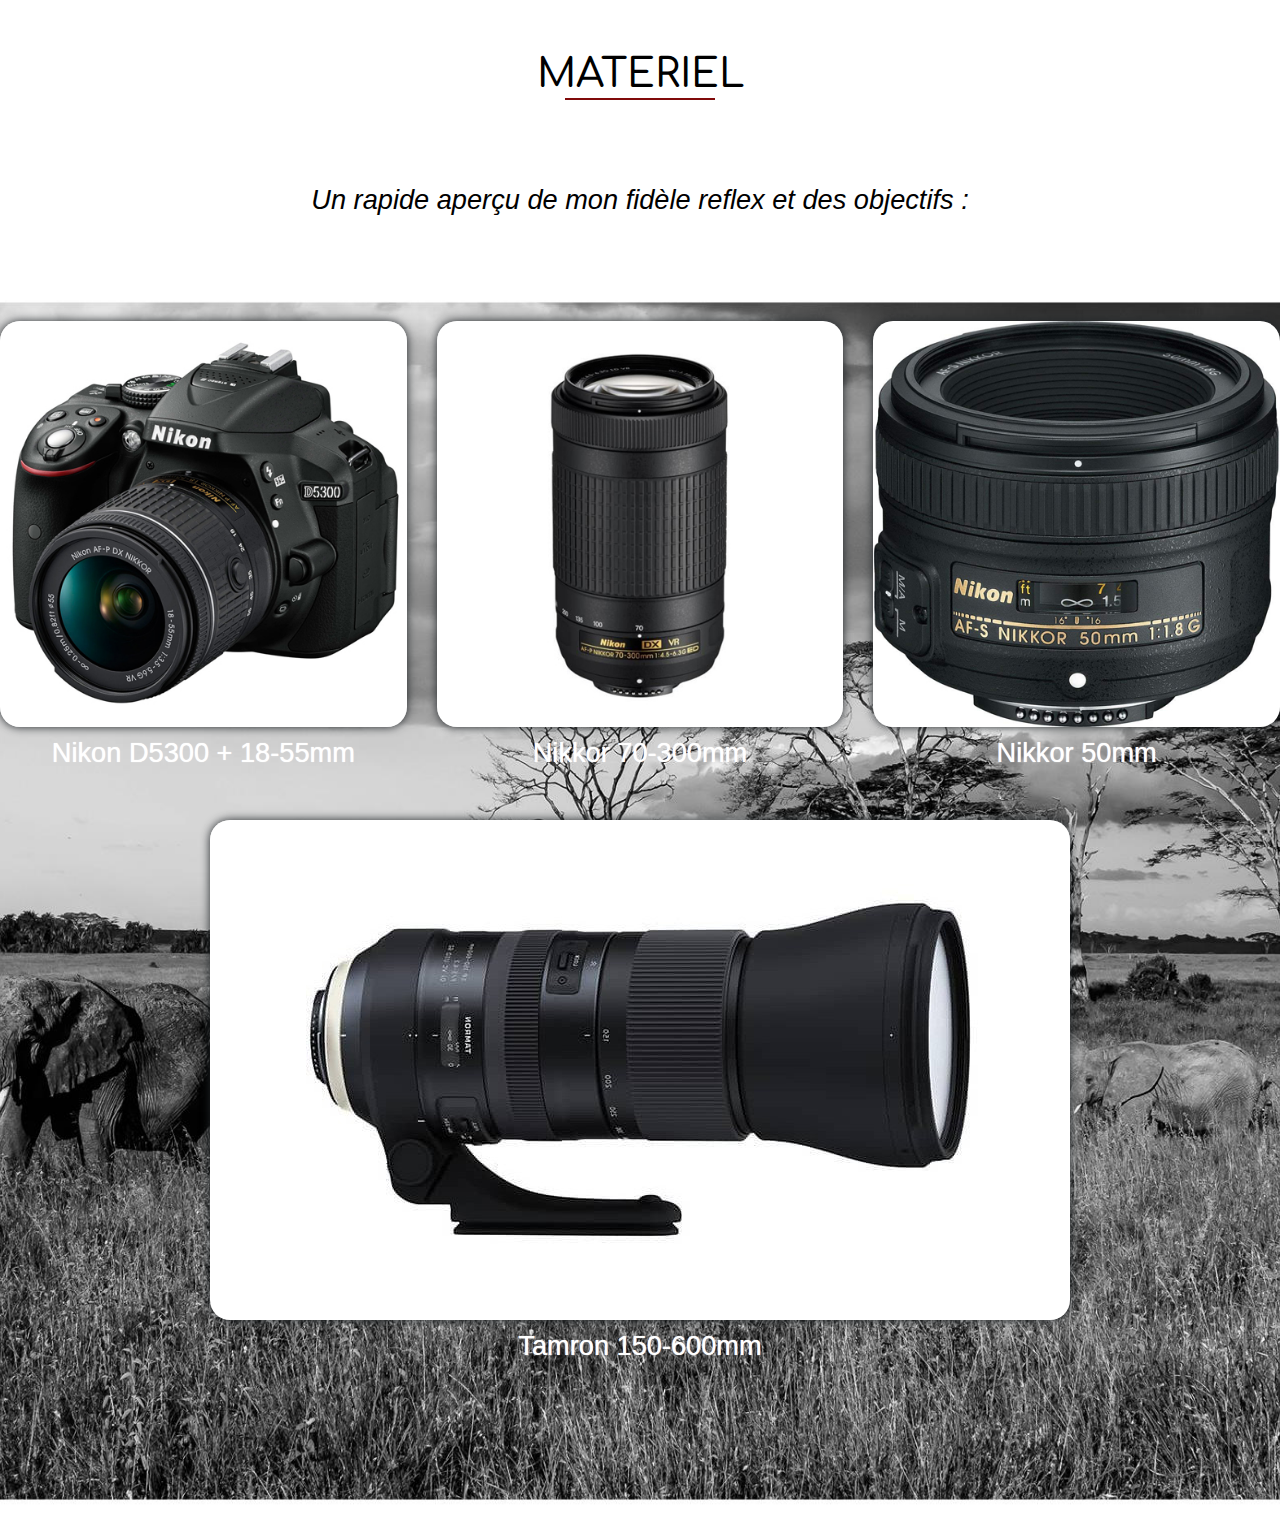
<file: presentation-materiel.html>
<!DOCTYPE>

<html>

<head>
    
    <title>site photo</title>
    <meta charset="utf-8">
    <meta name="viewport" content="width=device-width, initial-scale=1">
    
    <!--fonts-->
    <link href="https://fonts.googleapis.com/css?family=Kalam:300,400,700" rel="stylesheet">
    <link href="https://fonts.googleapis.com/css?family=Comfortaa:300,400,700" rel="stylesheet">
    
    <!--styles-->
    <link rel="stylesheet" href="https://stackpath.bootstrapcdn.com/bootstrap/4.3.1/css/bootstrap.min.css" integrity="sha384-ggOyR0iXCbMQv3Xipma34MD+dH/1fQ784/j6cY/iJTQUOhcWr7x9JvoRxT2MZw1T" crossorigin="anonymous">
    <link rel="stylesheet" href="ressources/CSS/presentation-materiel.css">
    
</head>
    
    <body>
    
    
<!--HEADER-->
        
        <header>
        
            <div class="container">
                <div class="row">
                    <div class="col-md-12">
                        <h1>MATERIEL</h1>
                        <p>Un rapide aperçu de mon fidèle reflex et des objectifs :</p>
                    </div>
                </div>
            </div>
                
                
                <!--materiels-->
            
            <div class="bg-img">
                <div class="row">
                    <div class="col-md-4">
                        <img src="ressources/images/divers/nikonD5300.jpg" alt="D5300" class="materiel-img">
                        <h2>Nikon D5300 + 18-55mm</h2>
                    </div>

                    <div class="col-md-4">
                        <img src="ressources/images/divers/nikkor-70-300.jpg" alt="70-300" class="materiel-img">
                        <h2>Nikkor 70-300mm</h2>
                    </div>

                    <div class="col-md-4">
                        <img src="ressources/images/divers/nikkor-50.jpg" alt="50" class="materiel-img">
                        <h2>Nikkor 50mm</h2>
                    </div>
                </div>
                    
                 <div class="row">
                    <div class="col-md-12">
                        <img src="ressources/images/divers/tamron-sp-150-600.jpg" alt="150-600" class="materiel-img">
                        <h2>Tamron 150-600mm</h2>
                    </div>
                </div>
            </div>
            
        </header>
    
    </body>
    
</html>
</file>
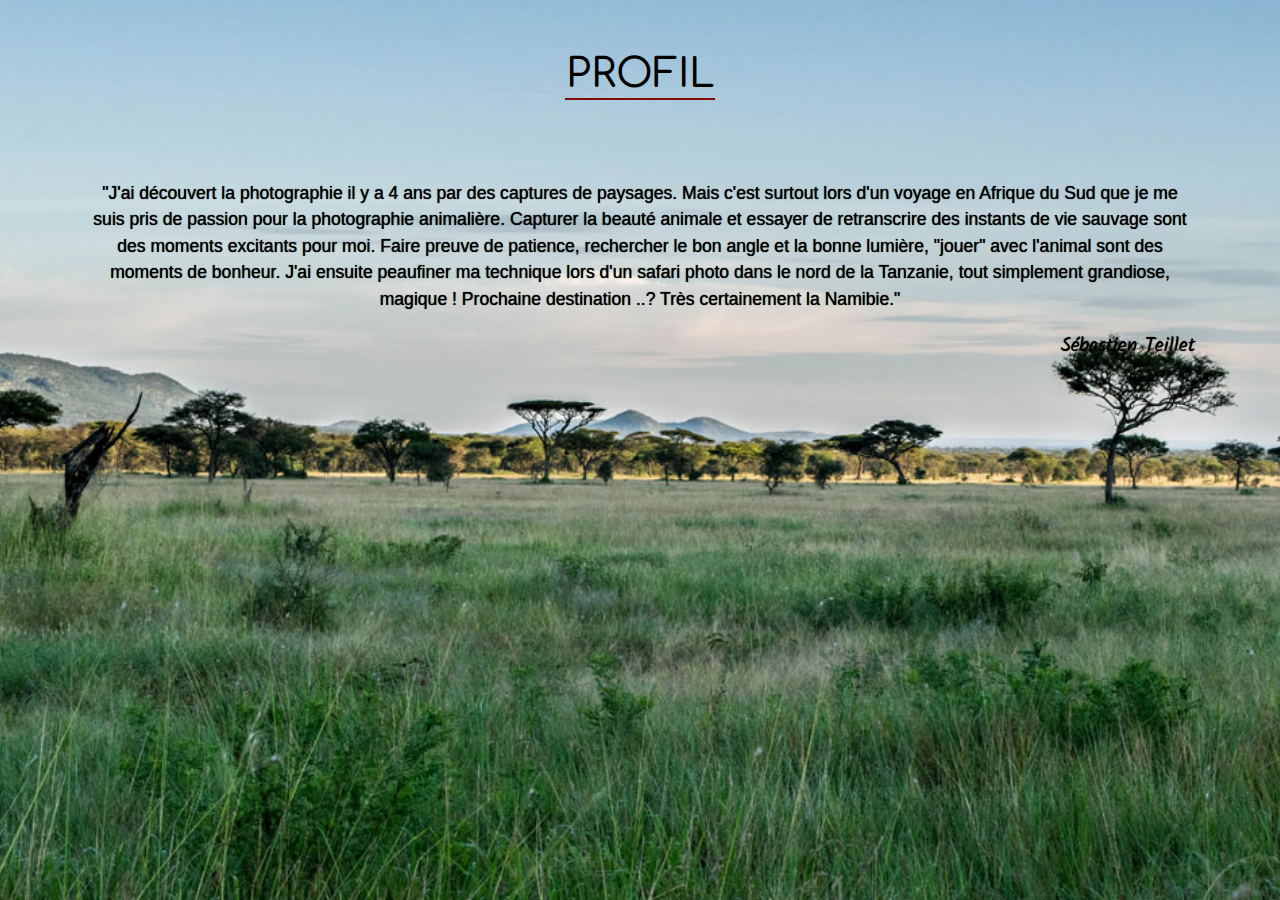
<file: presentation-st.html>
<!DOCTYPE html>

<html>
    
<head>
    
    <title>site photo</title>
    <meta charset="utf-8">
    <meta name="viewport" content="width=device-width, initial-scale=1">
    
    <!--fonts-->
    <link href="https://fonts.googleapis.com/css?family=Kalam:300,400,700" rel="stylesheet">
    <link href="https://fonts.googleapis.com/css?family=Comfortaa:300,400,700" rel="stylesheet">
    
    <!--styles-->
    <link rel="stylesheet" href="https://stackpath.bootstrapcdn.com/bootstrap/4.3.1/css/bootstrap.min.css" integrity="sha384-ggOyR0iXCbMQv3Xipma34MD+dH/1fQ784/j6cY/iJTQUOhcWr7x9JvoRxT2MZw1T" crossorigin="anonymous">
    <link rel="stylesheet" href="ressources/CSS/presentation-st.css">

</head>

    <body>
    
    
<!--HEADER-->

    <header>

        <div class="container">
            <div class="row">
                <div class="col-md-12">
                    <h1>PROFIL</h1>
                    <p>"J'ai découvert la photographie il y a 4 ans par des captures de paysages. Mais c'est surtout lors d'un voyage en Afrique du Sud que je me suis pris de passion pour la photographie animalière. Capturer la beauté animale et essayer de retranscrire des instants de vie sauvage sont des moments excitants pour moi. Faire preuve de patience, rechercher le bon angle et la bonne lumière, "jouer" avec l'animal sont des moments de bonheur. J'ai ensuite peaufiner ma technique lors d'un safari photo dans le nord de la Tanzanie, tout simplement grandiose, magique ! Prochaine destination ..? Très certainement la Namibie."</p>
                    <p class="name">Sébastien Teillet</p>
                </div>
            </div>
        </div>
     
    </header>
    
    </body> 
    
</html>
</file>
<file: ressources/CSS/admin-articles.css>
/* DOCUMENT INFORMATION
        - document : site web photo
        - version : 1.0.0
        - author : S. Teillet
*/

/* COLORS default body text
        - h1    #000
        - p     

        - icon  

        - button    
        - button:hover  
*/

/* FONTS
        - default
        - subtitle
*/

/* CSS DIRECTORY
        1.      global
        2.1     body title
        2.2     body container
*/


/* GLOBAL */

html {
    background-color: #fff;
}

h1 {
    color: #403c3c;
}

p {
    color: #000;
}

/* BODY */

    /* title */

h1 {
    text-align: center;
    padding: 50px;
}

    /* container */

input {
    display: block;
    margin: auto;
    text-align: center;
}

textarea {
    display: block;
    margin: auto;
    text-align: center;
}

.btn2 {
    text-align: center;
}
</file>
<file: ressources/CSS/admin-custom-profil.css>
/* DOCUMENT INFORMATION
        - document : site web photo
        - version : 1.0.0
        - author : S. Teillet
*/

/* COLORS default body text
        - h1    #454545
        - p     

        - icon  

        - button    
        - button:hover  
*/

/* FONTS
        - default
        - subtitle
*/

/* CSS DIRECTORY
        1. global
        2. header
*/


/* GLOBAL */

html {
    background-color: #fff;
}

h1 {
    color: #000;
}

/* HEADER */

h1 {
    color: #454545;
    text-align: center;
    margin-top: 100px;
    font-size: 180%;
    text-decoration: underline #800a0a;
}

header {
    background-color: #fff;
    height: 100vh;
}

form {
    margin-top: 50px;
}

.form-group-control {
    width: 500px;
    margin-left: auto;
    margin-right: auto;
}

.button {
    text-align: center;
    margin-top: 20px;
}

.container {
    text-align: -webkit-center;
}

.profil_holder {
    height: 100vh;
    background-position: center;
    background-size: cover;
    width: 120px;
    height: 120px;
    border-radius: 50%;
    border: 3px solid #c4b1b1;
}
</file>
<file: ressources/CSS/admin-photos.css>
/* DOCUMENT INFORMATION
        - document : site web photo
        - version : 1.0.0
        - author : S. Teillet
*/

/* COLORS default body text
        - h1    #000
        - p     

        - icon  

        - button    
        - button:hover  
*/

/* FONTS
        - default
        - subtitle
*/

/* CSS DIRECTORY
        1.      global
        2.1     body title
        2.2     body container
*/


/* GLOBAL */

html {
    background-color: #fff;
}

h1 {
    color: #403c3c;
}

p {
    color: #000;
}

/* BODY */

    /* title */

h1 {
    text-align: center;
    padding: 50px;
}

    /* container */

input {
    display: block;
    margin: auto;
    text-align: center;
}

.btn2 {
    text-align: center;
}
</file>
<file: ressources/CSS/admin-profil.css>
/* DOCUMENT INFORMATION
        - document : site web photo
        - version : 1.0.0
        - author : S. Teillet
*/

/* COLORS default body text
        - h1    #454545
        - p     #534f4f

        - icon  

        - button    
        - button:hover  
*/

/* FONTS
        - default
        - subtitle
*/

/* CSS DIRECTORY
        1.      global
        2.      side navigation
        3.      page content
        3.1     responsive topnav
*/


/* GLOBAL */

html {
    background-color: #fff;
}

h1 {
    color: #4CAF50;
}

p {
    color: #534f4f;
}


/* SIDE NAVIGATION */

h1 {
    font-size: 200%;
    text-align: center;
}

.subtitle-sidebar {
    text-align: center;
    height: 100px;
}

p {
    font-size: 150%;
}

p:hover {
    color: #f2f2f2;
}

hr {
    border-top: 2px solid #534f4f;
    width: 200px;
}

.sidebar {
    height: 100%; /* Full-height: remove this if you want "auto" height */
    width: 250px; /* Set the width of the sidebar */
    position: fixed; /* Fixed Sidebar (stay in place on scroll) */
    z-index: 1; /* Stay on top */
    top: 0; /* Stay at the top */
    left: 0;
    background-color: #111; /* Black */
    overflow-x: hidden; /* Disable horizontal scroll */
    padding-top: 20px;
}

/* The navigation menu links */

/* When you mouse over the navigation links, change their color */

/* PAGE CONTENT */

.main {
    background-image: url(../images/images-afs/K.jpg);
    height: 100vh;
    background-position: center;
    background-size: cover;
    margin-left: 250px; /* Same as the width of the sidebar */
    padding: 0px 10px;
}

/* On smaller screens, where height is less than 450px, change the style of the sidebar (less padding and a smaller font size) */
@media screen and (max-height: 450px) {
  .sidenav {padding-top: 15px;}
  .sidenav a {font-size: 18px;}
}

    /* responsive topnav */

/* Add a black background color to the top navigation */
.topnav {
  background-color: #111;
  overflow: hidden;
}

/* Style the links inside the navigation bar */
.topnav a {
  float: left;
  display: block;
  color: #f2f2f2;
  text-align: center;
  padding: 25px;
  text-decoration: none;
  font-size: 17px;
}

/* Change the color of links on hover */
.topnav a:hover {
  background-color: #ddd;
  color: black;
}

/* Add an active class to highlight the current page */
.active {
  background-color: #4CAF50;
  color: white;
}

/* Hide the link that should open and close the topnav on small screens */
.topnav .icon {
  display: none;
}
</file>
<file: ressources/CSS/admin-voyages.css>
/* DOCUMENT INFORMATION
        - document : site web photo
        - version : 1.0.0
        - author : S. Teillet
*/

/* COLORS default body text
        - h1    #000  

        - icon  

        - button    
        - button:hover  
*/

/* FONTS
        - default
        - subtitle
*/

/* CSS DIRECTORY
        1. global
        2. side navigation
        2. page content
*/


/* GLOBAL */

html {
    background-color: #fff;
}

h1 {
    color: #000;
}

/* HEADER */

h1 {
    color: #454545;
    text-align: center;
    margin-top: 100px;
    font-size: 180%;
    text-decoration: underline #800a0a;
}

header {
    background-color: #fff;
    height: 100vh;
}

form {
    margin-top: 50px;
}

.form-group-control {
    width: 500px;
    margin-left: auto;
    margin-right: auto;
}

.button {
    text-align: center;
    margin-top: 20px;
}

.container {
    text-align: center;
    margin-top: 50px;
}
</file>
<file: ressources/CSS/admin.css>
/* DOCUMENT INFORMATION
        - document : site web photo
        - version : 1.0.0
        - author : S. Teillet
*/

/* COLORS default body text
        - h1    #454545
        - p     

        - icon  

        - button    
        - button:hover  
*/

/* FONTS
        - default
        - subtitle
*/

/* CSS DIRECTORY
        1. global
        2. header
*/


/* GLOBAL */

html {
    background-color: #fff;
}

h1 {
    color: #000;
}

/* HEADER */

h1 {
    color: #454545;
    text-align: center;
    margin-top: 100px;
    font-size: 180%;
    text-decoration: underline #800a0a;
}

header {
    background-color: #fff;
    height: 100vh;
}

form {
    margin-top: 50px;
}

.form-group-control {
    width: 500px;
    margin-left: auto;
    margin-right: auto;
}

.button {
    text-align: center;
    margin-top: 20px;
}

cite img {
    height: 50px;
    border-radius: 50%;
    margin: 10px;
}

.profil {
    text-align: center;
    margin-top: 50px;
}
</file>
<file: ressources/CSS/portfolio-afs.css>
/* DOCUMENT INFORMATION
        - document : site web photo/portfolio afs
        - version : 1.0.0
        - author : S. Teillet
*/

/* COLORS default body text
        - h1    #000
        - p     #000

        - icon  

        - gallery        #909090
        - gallery:hover  #000
*/

/* FONTS
        - h1    Kalam
        - P     default
*/

/* CSS DIRECTORY
        1. global
        2. gallery
*/


/* GLOBAL */

h1 {
    font-family: 'Kalam', 'Arial', sans-serif;
    color: #000;
    font-weight: 400;
    font-size: 400%;
    text-align: center;
    padding: 30px;
}

p {
    color: #000;
    text-align: center;
    font-style: italic;
    margin-bottom: 20px;
}

span {
    color: #800a0a;
}

html {
    background-color: #fff;
}

/* GALLERY */

.gallery {
    border: 1px solid #909090;
    box-shadow: 0 0 5px;
    margin-top: 30px;
    -webkit-transition: all 1s ease;
}

.gallery:hover {
    border: 1px solid #000;
    -webkit-transform:scale(1.2);
}

.gallery img {
    max-width: 100%;
    height: auto;
}

.description {
    padding: 10px;
    text-align: center;
    font-size: 15px;
}
</file>
<file: ressources/CSS/portfolio-tzn.css>
/* DOCUMENT INFORMATION
        - document : site web photo/portfolio tzn
        - version : 1.0.0
        - author : S. Teillet
*/

/* COLORS default body text
        - h1    #000
        - p     #000

        - icon  

        - gallery        #909090   
        - gallery:hover  #000
*/

/* FONTS
        - h1    Kalam
        - P     default
*/

/* CSS DIRECTORY
        1. global
        2. gallery
*/


/* GLOBAL */

h1 {
    font-family: 'Kalam', 'Arial', sans-serif;
    color: #000;
    font-weight: 400;
    font-size: 400%;
    text-align: center;
    padding: 30px;
}

p {
    color: #000;
    text-align: center;
    font-style: italic;
    margin-bottom: 20px;
}

span {
    color: #800a0a;
}

html {
    background-color: #fff;
}

/* GALLERY */

.container {
    margin-top: -20px;
}

.gallery {
    border: 1px solid #909090;
    box-shadow: 0 0 5px;
    margin-top: 30px;
    -webkit-transition: all 1s ease;
}

.gallery:hover {
    border: 1px solid #000;
    -webkit-transform:scale(1.2);
}

.gallery img {
    max-width: 100%;
    height: auto;
}

.description {
    padding: 10px;
    text-align: center;
    font-size: 15px;
}
</file>
<file: ressources/CSS/presentation-destination.css>
/* DOCUMENT INFORMATION
        - document : site web photo/presentation destination
        - version : 1.0.0
        - author : S. Teillet
*/

/* COLORS default body text
        - h1    #000
        - h2    #009b5a
        - h3    #000
        - p     #000  

        - gallery        #909090   
        - gallery:hover  #000
*/

/* FONTS
        - h1    Comfortaa
        - h2    Kalam
        - P     default
*/

/* CSS DIRECTORY
        1. global
        2. header
*/


/* GLOBAL */

html {
   background-color: #fff; 
}

h1 {
    font-family: 'Comfortaa', 'Arial', sans-serif;
    color: #000;
}

h2 {
    font-family: 'Kalam', 'Arial', sans-serif;
    color: #009b5a;
}

p {
    color: #000;
}

/* HEADER */

header {
    background-color: #fff;
}

h1 {
    text-align: center;
    margin-top: 50px;
    margin-bottom: 100px;
}

h1:after {
    display: block;
    height: 2px;
    width: 150px;
    background-color: #800a0a;
    content: " ";
    margin: 0 auto;
}

h2 {
    text-align: center;
}

h3 {
    color: #000;
    text-align: center;
    font-size: 100%;
}

h3 span {
    color: #800a0a; 
}

p {
    text-align: center;
}

.articles {
    padding: 25px;
}

.article-afs {
    background-color: #fff;
    border-radius: 20px;
    box-shadow: 0 0 5px;
    padding: 10px;
    margin-left: auto;
    margin-top: auto;
}

.article-tzn {
    background-color: #fff;
    border-radius: 20px;
    box-shadow: 0 0 5px;
    padding: 10px;
    margin-right: auto;
    margin-top: auto;
}

.photo-img {
    max-width: 100%;
    height: auto;
    border-radius: 20px;
    box-shadow: 0 0 10px;
    margin-left: auto;
    margin-right: auto;
}
</file>
<file: ressources/CSS/presentation-materiel.css>
/* DOCUMENT INFORMATION
        - document : site web photo
        - version : 1.0.0
        - author : S. Teillet
*/

/* COLORS default body text
        - h1    #fff
        - p     #fff

*/

/* FONTS
        - comfortaa
        - default
*/

/* CSS DIRECTORY
        1.   global
        2.   header
        2.1  materiels
*/


/* GLOBAL */

html {
    background-color: #fff;
}

h1 {
    font-family: 'Comfortaa', 'Arial', sans-serif;
    color: #000;
}

h2 {
    color: #fff;
}

p {
    color: #000;
}


/* HEADER */

.bg-img {
    background-image: url(../images/divers/123.jpg);
    height: 140vh;
    background-position: center;
    background-size: cover;
}

h1 {
    text-align: center;
    margin-top: 50px;
    margin-bottom: 80px;
}

h1:after {
    display: block;
    height: 2px;
    width: 150px;
    background-color: #800a0a;
    content: " ";
    margin: 0 auto;
}

p {
    font-size: 170%;
    font-style: italic;
    text-align: center;
    margin-bottom: 50px;
}

/* materiels */

h2 {
    font-size: 170%;
    margin-top: 10px;
    text-align: center;
    margin-bottom: auto;
    text-shadow: 0 0 1px;
}

.materiel-img {
    display: block;
    margin-left: auto;
    margin-right: auto;
    max-width: 100%;
    border-radius: 20px;
    box-shadow: 0 0 10px;
    margin-top: 50px;
}
</file>
<file: ressources/CSS/presentation-st.css>
/* DOCUMENT INFORMATION
        - document : site web photo
        - version : 1.0.0
        - author : S. Teillet
*/

/* COLORS default body text
        - h1    #fff
        - p     #fff

*/

/* FONTS
        - comfortaa
        - default
*/

/* CSS DIRECTORY
        1. global
        2. header
*/


/* GLOBAL */

html {
    background-color: #fff;
}

h1 {
    color: #000;
    font-family: 'Comfortaa', 'Arial', sans-serif;
}

p {
    color: #000;
}

.name {
    font-family: 'Kalam', 'Arial', sans-serif;
}

/* HEADER */

header {
    background-image: url(../images/divers/DSC_0232.jpg);
    height: 100vh;
    background-position: center;
    background-size: cover;
}

h1 {
    text-align: center;
    margin-top: 50px;
}

h1:after {
    display: block;
    height: 2px;
    width: 150px;
    background-color: #800a0a;
    content: " ";
    margin: 0 auto;
}

p {
    font-size: 110%;
    text-align: center;
    margin-top: 80px;
    text-shadow: 0 0 1px;
}  
    
.name {
    color: #000;
    font-size: 120%;
    text-align: right;
    margin-top: 20px;
    text-shadow: 0 0 1px;
}
</file>
